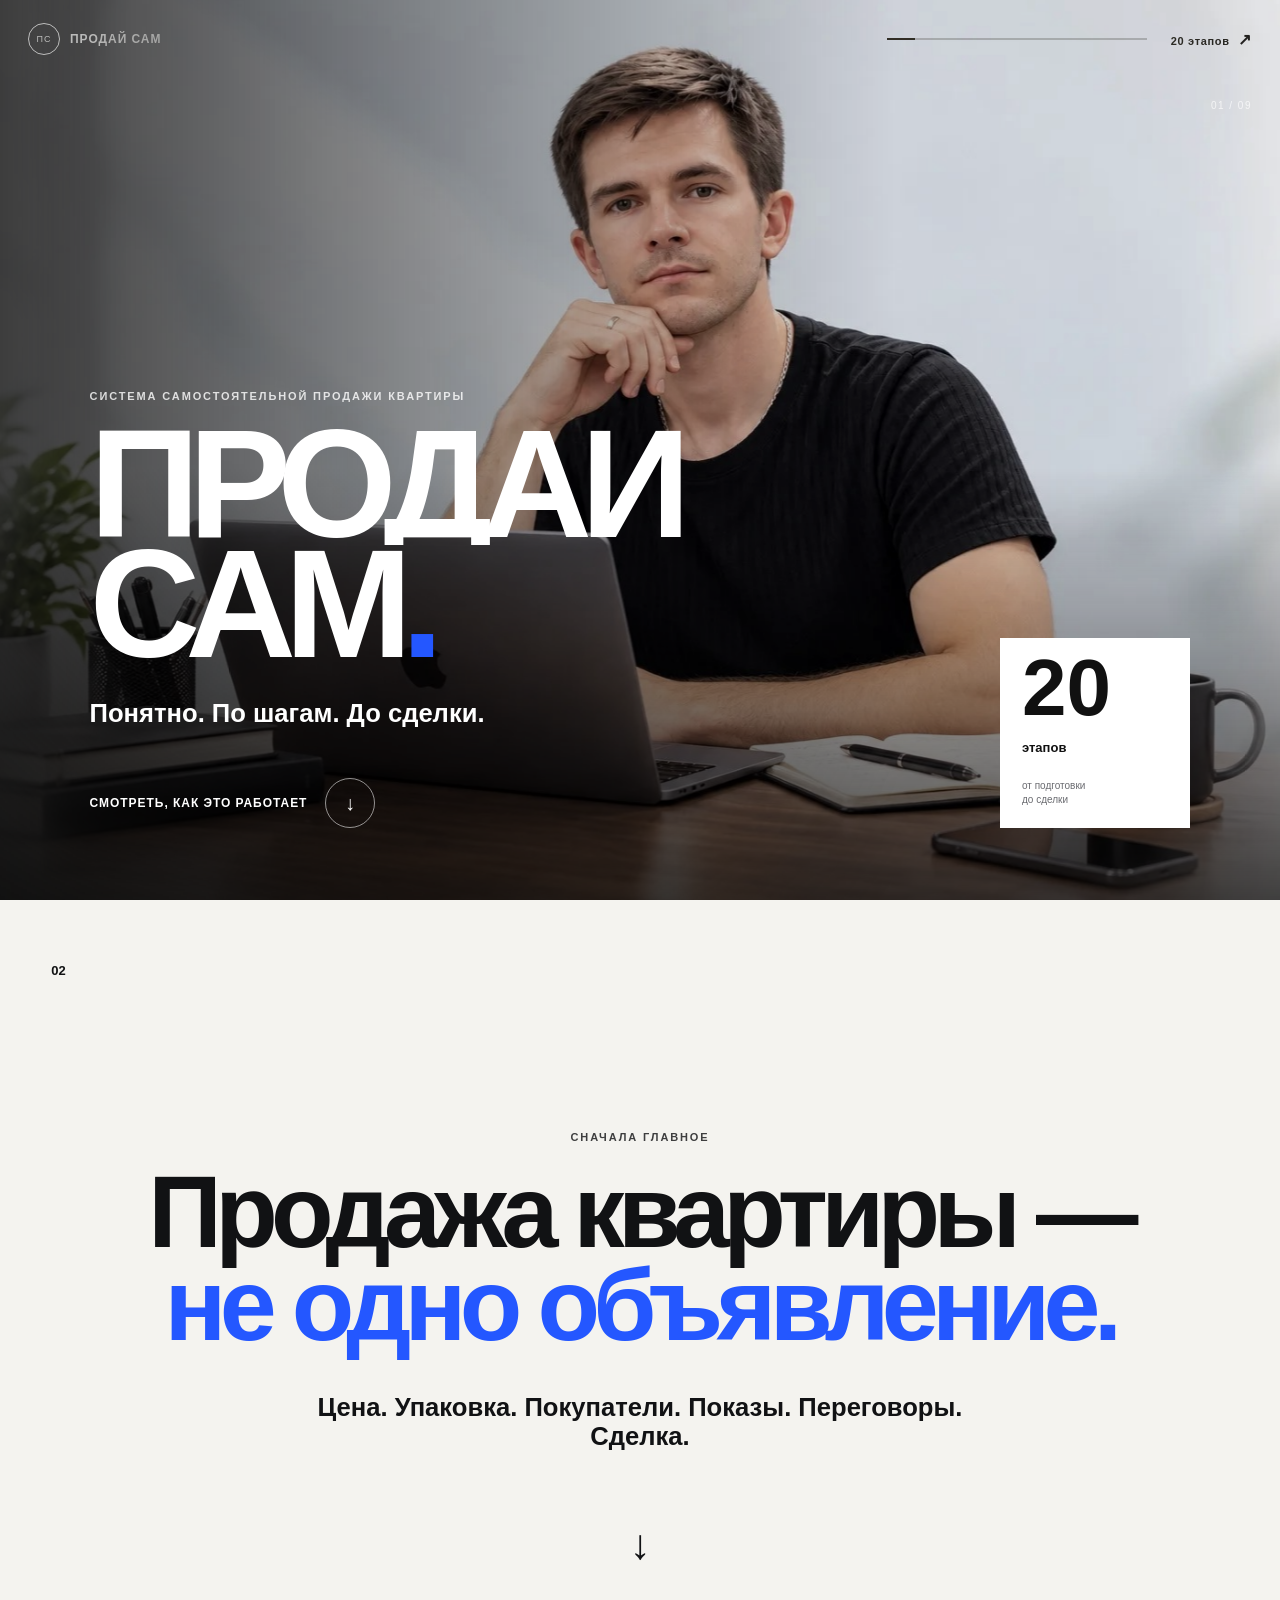
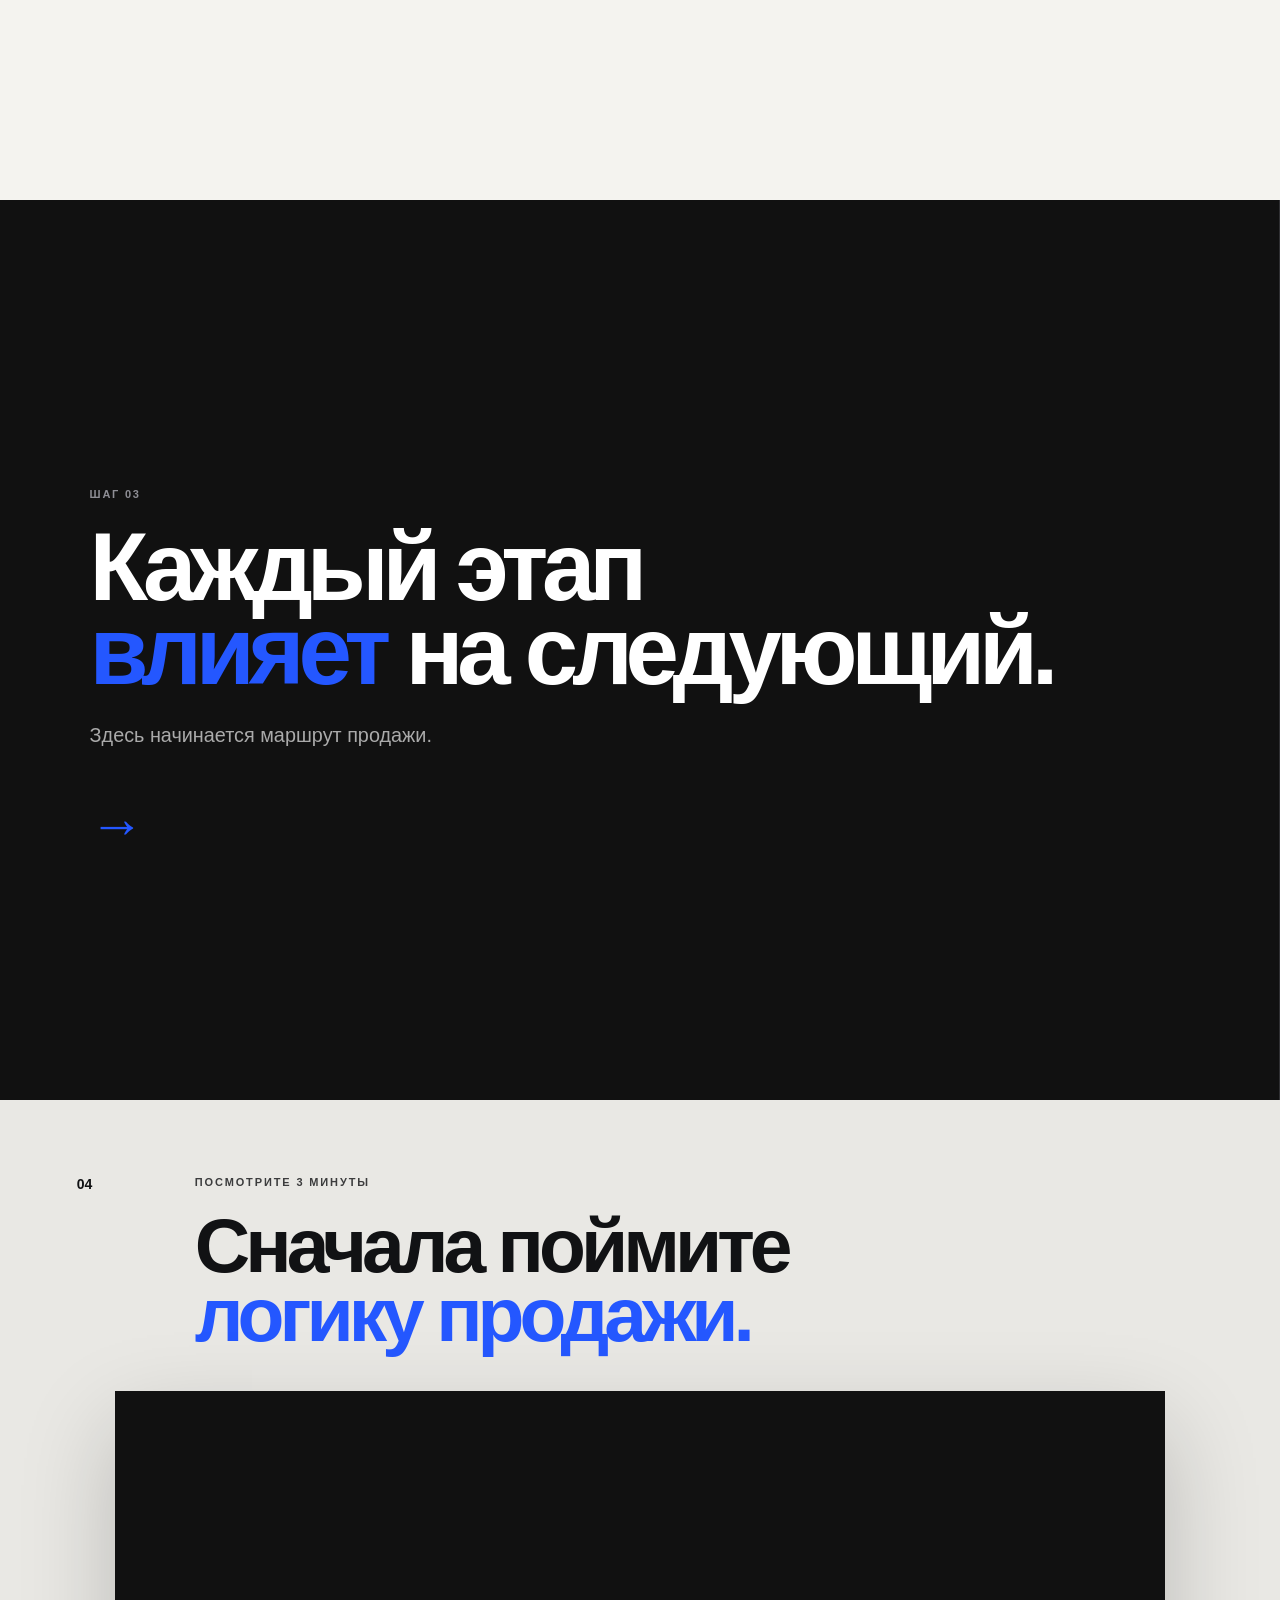
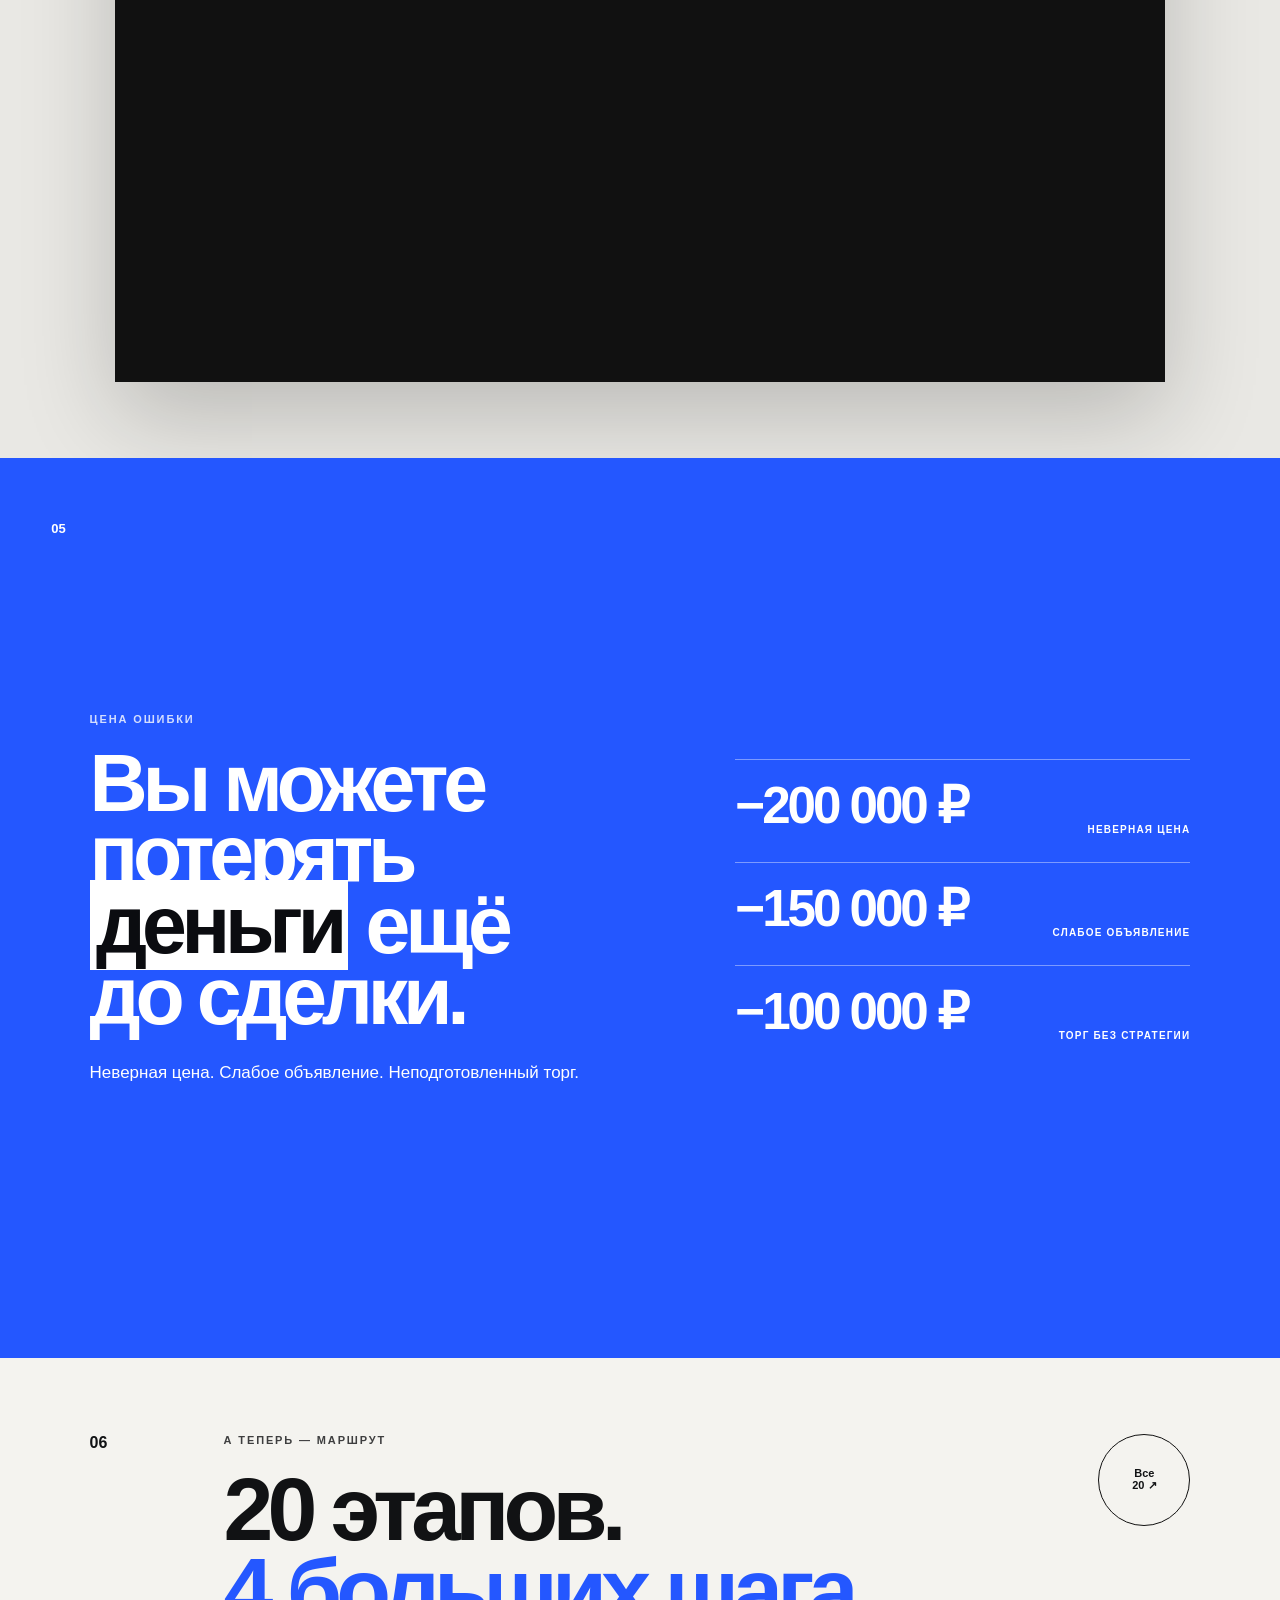
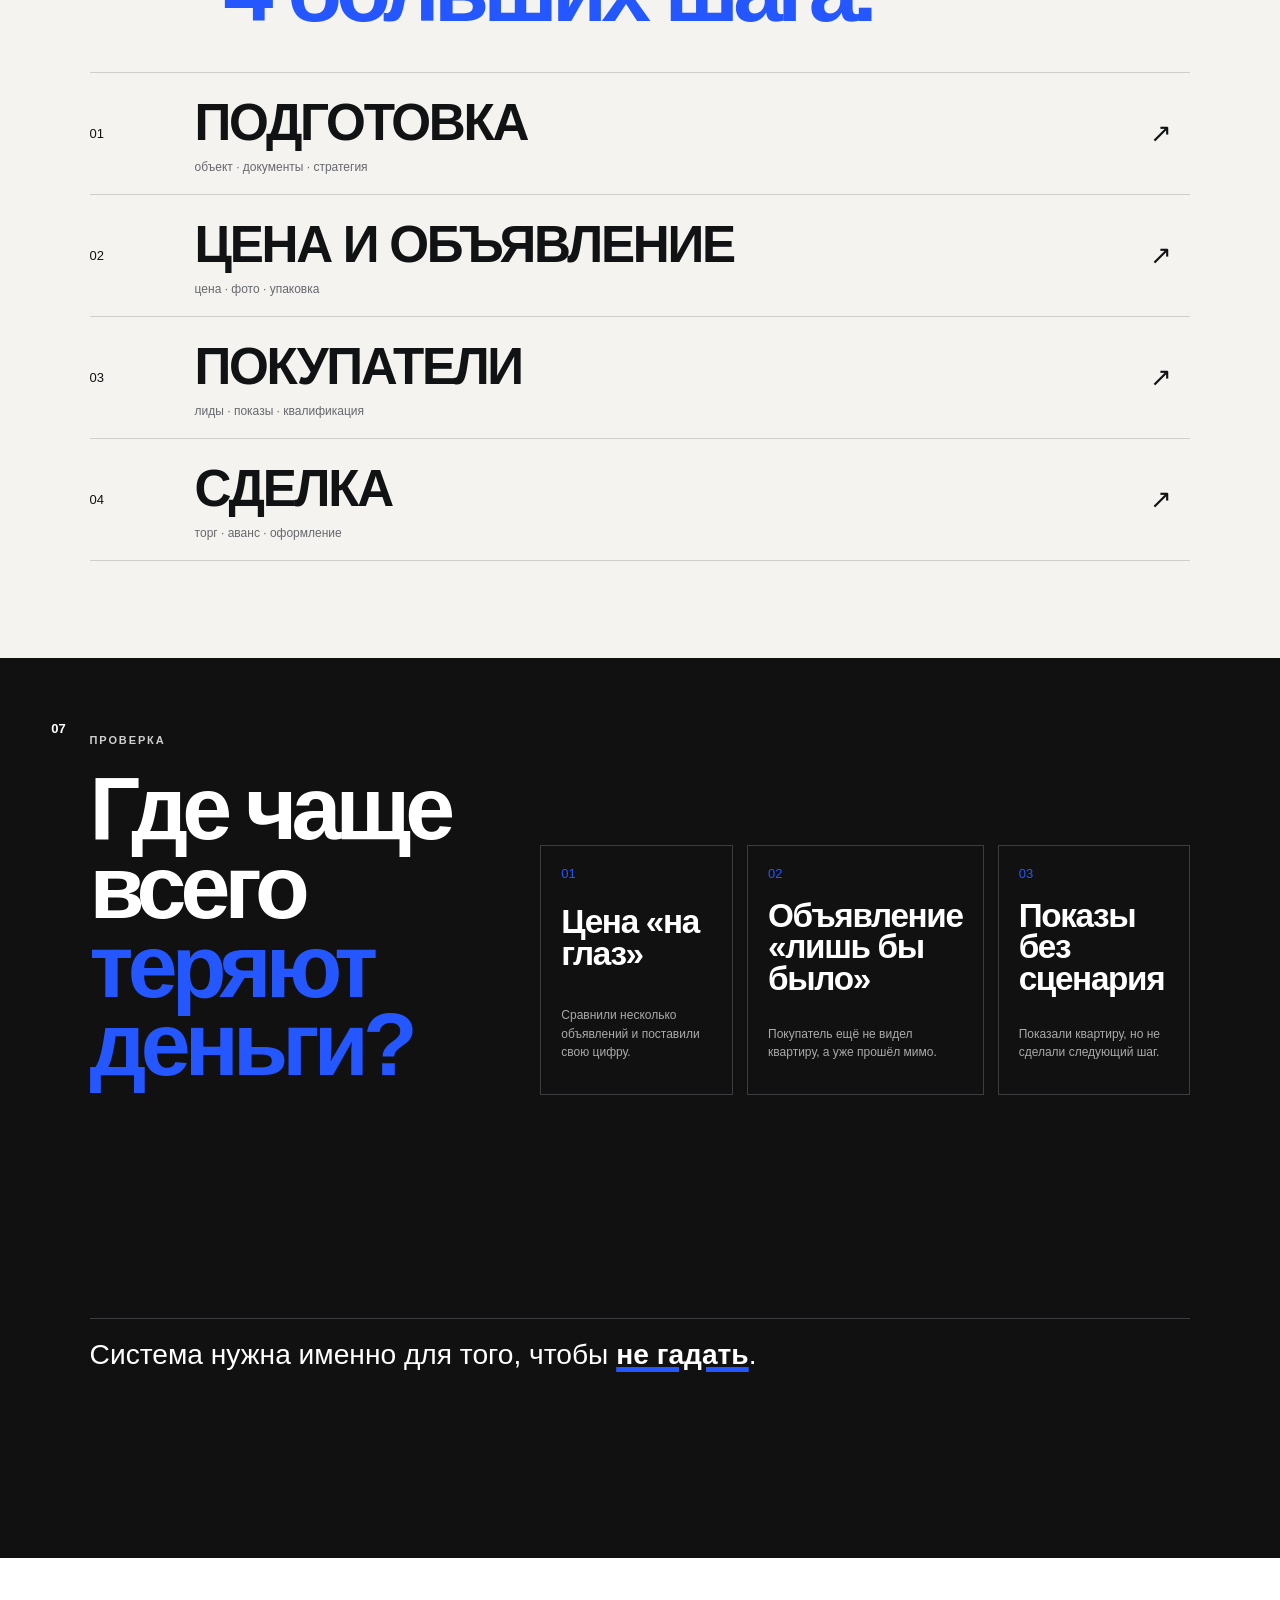
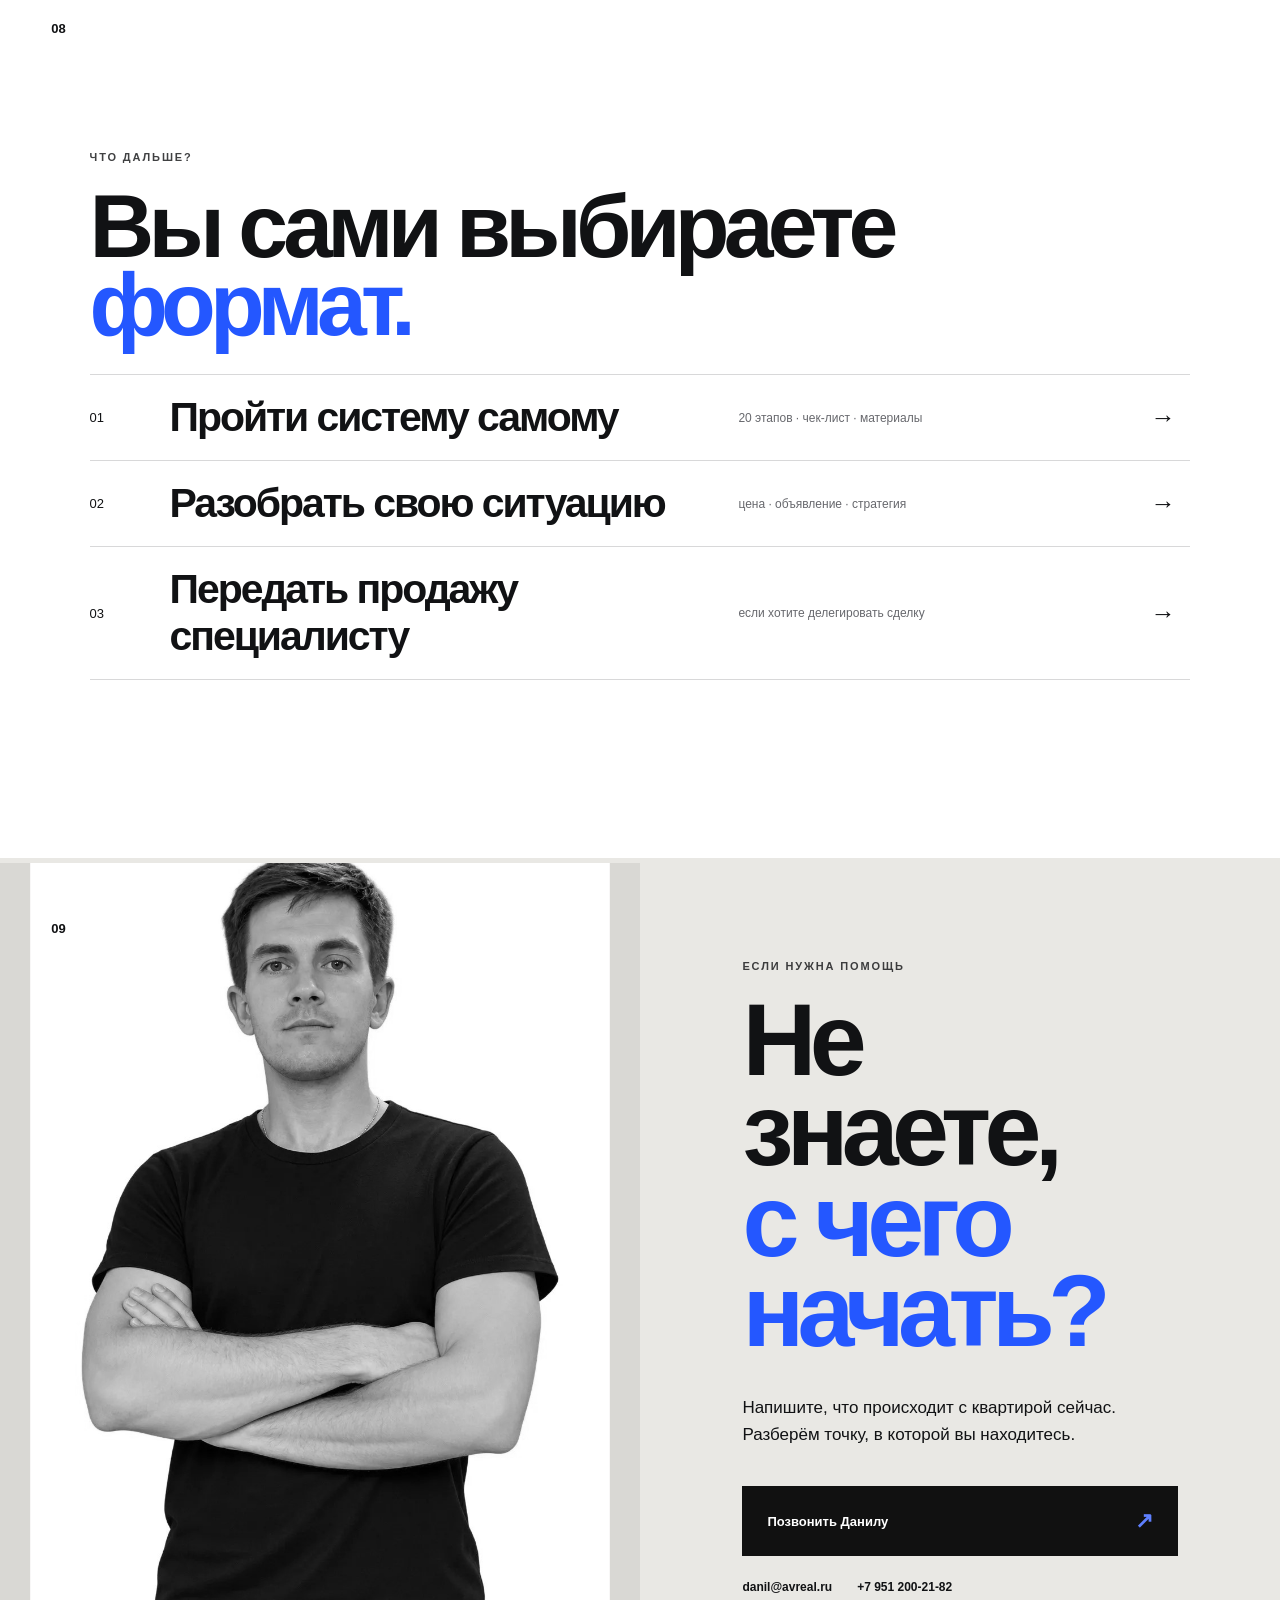
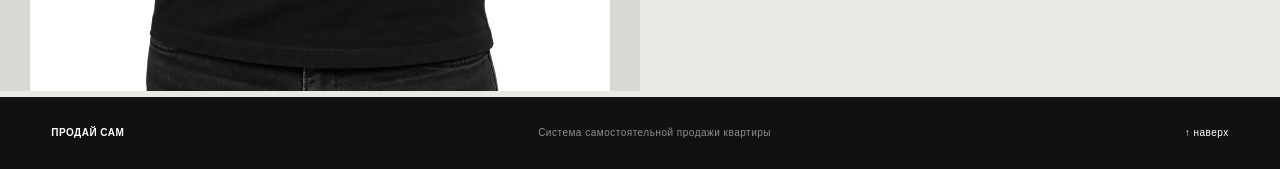
<file: index.html>
<!doctype html>
<html lang="ru">
<head>
<meta charset="utf-8"><meta name="viewport" content="width=device-width, initial-scale=1">
<title>ПРОДАЙ САМ — система самостоятельной продажи квартиры</title>
<meta name="description" content="20 понятных этапов самостоятельной продажи квартиры: от цены и объявления до переговоров и сделки.">
<link rel="icon" href="data:,">
<link rel="preconnect" href="https://player.vimeo.com">
<link rel="stylesheet" href="styles.css">
</head>
<body>
<header class="site-header" id="top">
  <div class="header-shell">
    <a class="brand" href="#top"><span>ПС</span><b>ПРОДАЙ САМ</b></a>
    <div class="progress"><i id="progressBar"></i></div>
    <a class="header-cta" href="stages.html">20 этапов <span>↗</span></a>
    <button class="burger" id="burgerBtn" aria-label="Меню" aria-expanded="false"><i></i><i></i><i></i></button>
  </div>
  <div class="mobile-menu" id="mobileMenu"><a href="#why">Зачем система</a><a href="#video">Посмотреть</a><a href="#route">20 этапов</a><a href="#contact">Разобрать продажу ↗</a></div>
</header>

<main>
<section class="scene hero" id="hero">
  <div class="hero-bg"><img src="desk.jpg" alt="Светлая современная квартира"></div>
  <div class="hero-shade"></div>
  <div class="hero-copy">
    <div class="eyebrow">СИСТЕМА САМОСТОЯТЕЛЬНОЙ ПРОДАЖИ КВАРТИРЫ</div>
    <h1><span>ПРОДАЙ</span><span>САМ<span class="blue-dot">.</span></span></h1>
    <p>Понятно. По шагам. До сделки.</p>
    <a class="hero-next" href="#why"><span>Смотреть, как это работает</span><b>↓</b></a>
  </div>
  <div class="hero-card"><strong>20</strong><span>этапов</span><small>от подготовки<br>до сделки</small></div>
  <div class="hero-mark">01 / 09</div>
</section>

<section class="scene statement" id="why">
  <div class="scene-index">02</div>
  <div class="statement-inner">
    <p class="eyebrow">СНАЧАЛА ГЛАВНОЕ</p>
    <h2>Продажа квартиры —<br><em>не одно объявление.</em></h2>
    <p class="lead">Цена. Упаковка. Покупатели. Показы. Переговоры. Сделка.</p>
    <div class="big-arrow">↓</div>
  </div>
</section>

<section class="scene sequence horizontal-scene" id="journey" aria-label="Путь продажи">
  
  <div class="sequence-track" id="sequenceTrack">
    <article class="sequence-panel sequence-intro">
      <small>ШАГ 03</small>
      <h2>Каждый этап<br><em>влияет</em> на следующий.</h2>
      <p>Здесь начинается маршрут продажи.</p>
      <strong>→</strong>
    </article>
    <article class="sequence-panel"><span>01</span><b>ЦЕНА</b><p>Сначала определяем, сколько квартира действительно стоит на рынке.</p><small>НЕ УГАДЫВАЕМ</small></article>
    <article class="sequence-panel"><span>02</span><b>ОБЪЯВЛЕНИЕ</b><p>Цена должна встретиться с правильной упаковкой и правильным первым впечатлением.</p><small>ЗАЦЕПИТЬ</small></article>
    <article class="sequence-panel"><span>03</span><b>ПОКАЗ</b><p>Покупатель должен не просто посмотреть квартиру, а захотеть сделать следующий шаг.</p><small>ПРОВЕСТИ</small></article>
    <article class="sequence-panel"><span>04</span><b>ТОРГ</b><p>Переговоры проходят по сценарию, а не на эмоциях.</p><small>ЗАЩИТИТЬ ЦЕНУ</small></article>
    <article class="sequence-panel sequence-finish"><span>05</span><b>СДЕЛКА</b><p>Все предыдущие решения сходятся в одной точке.</p><small>ДОВЕСТИ ДО КОНЦА</small><strong>↓</strong></article>
  </div>
</section>

<section class="scene video-scene" id="video">
  <div class="video-heading"><span>04</span><div><p class="eyebrow">ПОСМОТРИТЕ 3 МИНУТЫ</p><h2>Сначала поймите<br><em>логику продажи.</em></h2></div></div>
  <div class="video-wrap"><iframe id="vimeoPlayer" src="https://player.vimeo.com/video/1228004323?badge=0&amp;autopause=0&amp;player_id=0&amp;app_id=58479" title="Как устроена профессиональная продажа квартиры?" allow="autoplay; fullscreen; picture-in-picture; clipboard-write; encrypted-media; web-share" allowfullscreen></iframe><div class="video-ended" id="videoEnded"><span>ГОТОВО</span><strong>Теперь — по шагам.</strong><a href="#route">Перейти к 20 этапам ↓</a></div></div>
</section>

<section class="scene money-scene">
  <div class="scene-index light">05</div>
  <div class="money-copy"><p class="eyebrow">ЦЕНА ОШИБКИ</p><h2>Вы можете потерять<br><strong>деньги</strong> ещё<br>до сделки.</h2><p>Неверная цена. Слабое объявление. Неподготовленный торг.</p></div>
  <div class="money-stack"><article><b>−200 000 ₽</b><span>НЕВЕРНАЯ ЦЕНА</span></article><article><b>−150 000 ₽</b><span>СЛАБОЕ ОБЪЯВЛЕНИЕ</span></article><article><b>−100 000 ₽</b><span>ТОРГ БЕЗ СТРАТЕГИИ</span></article></div>
</section>

<section class="scene route-scene" id="route">
  <div class="route-head"><span>06</span><div><p class="eyebrow">А ТЕПЕРЬ — МАРШРУТ</p><h2>20 этапов.<br><em>4 больших шага.</em></h2></div><a class="round-btn" href="stages.html">Все<br>20 ↗</a></div>
  <div class="route-steps">
    <a href="stages.html#stage-1"><span>01</span><div><b>ПОДГОТОВКА</b><small>объект · документы · стратегия</small></div><i>↗</i></a>
    <a href="stages.html#stage-6"><span>02</span><div><b>ЦЕНА И ОБЪЯВЛЕНИЕ</b><small>цена · фото · упаковка</small></div><i>↗</i></a>
    <a href="stages.html#stage-11"><span>03</span><div><b>ПОКУПАТЕЛИ</b><small>лиды · показы · квалификация</small></div><i>↗</i></a>
    <a href="stages.html#stage-16"><span>04</span><div><b>СДЕЛКА</b><small>торг · аванс · оформление</small></div><i>↗</i></a>
  </div>
</section>

<section class="scene mistakes-scene">
  <div class="scene-index">07</div>
  <div class="mistakes-head"><p class="eyebrow">ПРОВЕРКА</p><h2>Где чаще всего<br><em>теряют деньги?</em></h2></div>
  <div class="mistake-cards">
    <article><span>01</span><strong>Цена «на глаз»</strong><p>Сравнили несколько объявлений и поставили свою цифру.</p></article>
    <article><span>02</span><strong>Объявление «лишь бы было»</strong><p>Покупатель ещё не видел квартиру, а уже прошёл мимо.</p></article>
    <article><span>03</span><strong>Показы без сценария</strong><p>Показали квартиру, но не сделали следующий шаг.</p></article>
  </div>
  <div class="mistake-answer">Система нужна именно для того, чтобы <b>не гадать</b>.</div>
</section>

<section class="scene choice-scene">
  <div class="scene-index">08</div>
  <div class="choice-inner"><p class="eyebrow">ЧТО ДАЛЬШЕ?</p><h2>Вы сами выбираете<br><em>формат.</em></h2><div class="choice-big"><a href="stages.html"><span>01</span><b>Пройти систему самому</b><small>20 этапов · чек-лист · материалы</small><i>→</i></a><a href="#contact"><span>02</span><b>Разобрать свою ситуацию</b><small>цена · объявление · стратегия</small><i>→</i></a><a href="#contact"><span>03</span><b>Передать продажу специалисту</b><small>если хотите делегировать сделку</small><i>→</i></a></div></div>
</section>

<section class="scene final-scene" id="contact">
  <div class="final-photo"><img src="portrait.jpg" alt="Данил Аверин"></div>
  <div class="final-copy"><span class="scene-index">09</span><p class="eyebrow">ЕСЛИ НУЖНА ПОМОЩЬ</p><h2>Не знаете,<br><em>с чего начать?</em></h2><p>Напишите, что происходит с квартирой сейчас. Разберём точку, в которой вы находитесь.</p><a class="final-button" href="tel:+79512002182">Позвонить Данилу <span>↗</span></a><div class="contact-links"><a href="mailto:danil@avreal.ru">danil@avreal.ru</a><a href="tel:+79512002182">+7 951 200-21-82</a></div></div>
</section>
</main>
<footer><strong>ПРОДАЙ САМ</strong><span>Система самостоятельной продажи квартиры</span><a href="#top">↑ наверх</a></footer>
<script src="https://player.vimeo.com/api/player.js"></script><script src="script.js"></script>
</body></html>
</file>
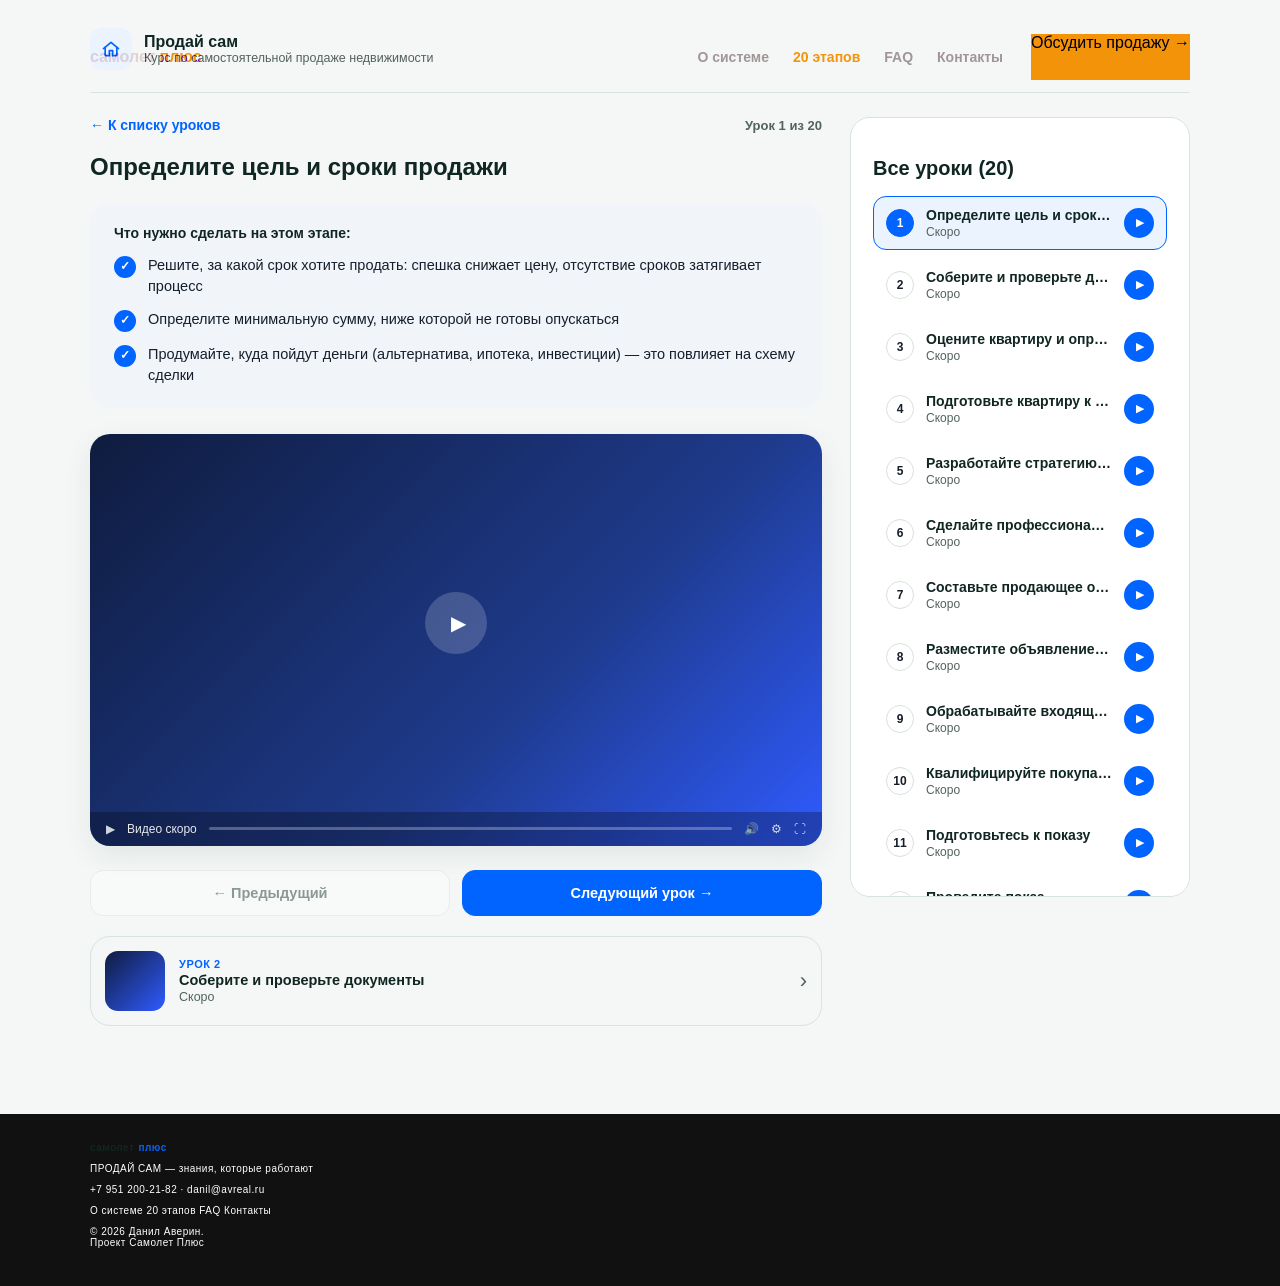
<file: stages.html>
<!DOCTYPE html>
<html lang="ru">
<head>
<meta charset="UTF-8">
<meta name="viewport" content="width=device-width, initial-scale=1.0">
<title>20 этапов продажи квартиры — Данил Аверин</title>
<meta name="description" content="Пошаговая инструкция по продаже квартиры: 20 уроков с видео и чек-листами, от оценки до получения денег.">
<link rel="icon" href="data:,">
<link rel="preconnect" href="https://fonts.googleapis.com">
<link rel="preconnect" href="https://fonts.gstatic.com" crossorigin>
<link href="https://fonts.googleapis.com/css2?family=Manrope:wght@400;500;600;700;800&display=swap" rel="stylesheet">
<link rel="stylesheet" href="styles.css">
<link rel="stylesheet" href="stages.css">
</head>
<body>

<header class="site-header">
  <div class="container header-inner">
    <a href="index.html" class="logo">
      <span class="logo-main">самолет</span><span class="logo-accent">плюс</span>
    </a>

    <div class="nav-actions" id="navActions">
      <nav class="main-nav" id="mainNav">
        <a href="index.html#system">О системе</a>
        <a href="stages.html" class="active-link">20 этапов</a>
        <a href="index.html#faq">FAQ</a>
        <a href="index.html#contact">Контакты</a>
      </nav>

      <a href="index.html#contact" class="btn btn-primary btn-header">Обсудить продажу <span class="arrow">→</span></a>
    </div>

    <button class="burger" id="burgerBtn" aria-label="Открыть меню" aria-expanded="false">
      <span></span><span></span><span></span>
    </button>
  </div>
</header>

<main>
  <section class="course-app-section">
    <div class="container course-app-header-row">
      <div class="course-app-brand">
        <span class="course-app-icon" aria-hidden="true">
          <svg viewBox="0 0 24 24" width="20" height="20" fill="none" stroke="currentColor" stroke-width="2" stroke-linecap="round" stroke-linejoin="round"><path d="M3 11.5 12 4l9 7.5"/><path d="M5 10v9a1 1 0 0 0 1 1h4v-6h4v6h4a1 1 0 0 0 1-1v-9"/></svg>
        </span>
        <div>
          <p class="course-app-title">Продай сам</p>
          <p class="course-app-subtitle">Курс по самостоятельной продаже недвижимости</p>
        </div>
      </div>
      <button class="course-app-list-btn" id="toggleListBtn" aria-label="Все уроки">
        <svg viewBox="0 0 24 24" width="18" height="18" fill="none" stroke="currentColor" stroke-width="2" stroke-linecap="round"><path d="M8 6h13M8 12h13M8 18h13"/><circle cx="3.5" cy="6" r="1.2" fill="currentColor" stroke="none"/><circle cx="3.5" cy="12" r="1.2" fill="currentColor" stroke="none"/><circle cx="3.5" cy="18" r="1.2" fill="currentColor" stroke="none"/></svg>
      </button>
    </div>

    <div class="container course-app-body" id="courseAppBody">

      <!-- ЭКРАН 1: текущий урок -->
      <div class="lesson-view" id="lessonView">
        <div class="lesson-breadcrumb">
          <button class="lesson-back-link" id="showListBtn">← К списку уроков</button>
          <span class="lesson-counter" id="lessonCounter">Урок 1 из 20</span>
        </div>

        <h1 class="lesson-title" id="lessonTitle">Загрузка…</h1>

        <div class="lesson-checklist-box">
          <p class="lesson-checklist-heading">Что нужно сделать на этом этапе:</p>
          <ul class="lesson-checklist" id="lessonChecklist"></ul>
        </div>

        <div class="lesson-video" id="lessonVideo"></div>

        <div class="lesson-pager">
          <button class="lesson-pager-btn lesson-prev" id="prevBtn">← Предыдущий</button>
          <button class="lesson-pager-btn lesson-next" id="nextBtn">Следующий урок →</button>
        </div>

        <a class="lesson-next-card" id="nextCard" href="#">
          <span class="lesson-next-thumb" aria-hidden="true"></span>
          <span class="lesson-next-info">
            <span class="lesson-next-label" id="nextCardLabel">Урок 2</span>
            <span class="lesson-next-title" id="nextCardTitle">…</span>
            <span class="lesson-next-duration" id="nextCardDuration">Скоро</span>
          </span>
          <span class="lesson-next-chevron" aria-hidden="true">›</span>
        </a>
      </div>

      <!-- ЭКРАН 2: список всех уроков -->
      <aside class="lessons-list-view" id="lessonsListView">
        <button class="lesson-back-link lessons-list-back" id="backToLessonBtn">← Назад к уроку</button>
        <h2 class="lessons-list-title">Все уроки (20)</h2>
        <div class="lessons-list" id="lessonsList"></div>
        <div class="lessons-list-actions">
          <a class="btn btn-outline" href="checklist-20-etapov.pdf" download>Скачать чек-лист PDF</a>
          <a class="btn btn-primary" href="index.html">🏠 Перейти на главную</a>
        </div>
      </aside>

    </div>
  </section>
</main>

<nav class="course-tabbar" id="courseTabbar" aria-label="Навигация по курсу">
  <button class="tabbar-item is-active" id="tabLessons" type="button">
    <svg viewBox="0 0 24 24" width="20" height="20" fill="none" stroke="currentColor" stroke-width="2" stroke-linecap="round" stroke-linejoin="round"><rect x="3" y="4" width="18" height="16" rx="2"/><path d="M10 9l5 3-5 3V9z" fill="currentColor" stroke="none"/></svg>
    <span>Уроки</span>
  </button>
  <a class="tabbar-item" href="index.html">
    <svg viewBox="0 0 24 24" width="20" height="20" fill="none" stroke="currentColor" stroke-width="2" stroke-linecap="round" stroke-linejoin="round"><path d="M3 11.5 12 4l9 7.5"/><path d="M5 10v9a1 1 0 0 0 1 1h4v-6h4v6h4a1 1 0 0 0 1-1v-9"/></svg>
    <span>Главная</span>
  </a>
  <a class="tabbar-item" href="index.html#contact">
    <svg viewBox="0 0 24 24" width="20" height="20" fill="none" stroke="currentColor" stroke-width="2" stroke-linecap="round" stroke-linejoin="round"><path d="M21 15a2 2 0 0 1-2 2H8l-4 4V5a2 2 0 0 1 2-2h13a2 2 0 0 1 2 2z"/></svg>
    <span>Контакты</span>
  </a>
</nav>

<footer class="site-footer">
  <div class="container footer-inner">
    <div class="footer-brand">
      <a href="index.html" class="logo">
        <span class="logo-main">самолет</span><span class="logo-accent">плюс</span>
      </a>
      <p>ПРОДАЙ САМ — знания, которые работают</p>
      <p class="footer-contacts"><a href="tel:+79512002182">+7 951 200-21-82</a> · <a href="mailto:danil@avreal.ru">danil@avreal.ru</a></p>
    </div>

    <nav class="footer-nav">
      <a href="index.html#system">О системе</a>
      <a href="stages.html">20 этапов</a>
      <a href="index.html#faq">FAQ</a>
      <a href="index.html#contact">Контакты</a>
    </nav>

    <p class="footer-copy">© 2026 Данил Аверин.<br>Проект Самолет Плюс</p>
  </div>
</footer>

<script src="script.js"></script>
<script src="stages.js"></script>
</body>
</html>
</file>
<file: styles.css>
:root{--bg:#f4f3ef;--ink:#111214;--blue:#2457ff;--line:rgba(17,18,20,.16);--muted:#67686d;--white:#fff;--ease:cubic-bezier(.2,.75,.2,1)}
*{box-sizing:border-box}html{scroll-behavior:smooth}body{margin:0;background:var(--bg);color:var(--ink);font-family:Arial,Helvetica,sans-serif;overflow-x:hidden}a{color:inherit;text-decoration:none}button{font:inherit}.site-header{position:fixed;z-index:50;top:0;left:0;right:0;padding:18px 28px;mix-blend-mode:difference;color:#fff}.header-shell{height:42px;display:flex;align-items:center;gap:24px}.brand{display:flex;align-items:center;gap:10px;font-size:12px;letter-spacing:.08em;white-space:nowrap}.brand span{display:grid;place-items:center;width:32px;height:32px;border:1px solid currentColor;border-radius:50%;font-size:9px}.brand b{font-weight:800}.progress{height:2px;background:rgba(255,255,255,.25);flex:1;max-width:260px;margin-left:auto}.progress i{display:block;width:0;height:100%;background:#fff;transition:width .5s var(--ease)}.header-cta{font-size:11px;font-weight:800;letter-spacing:.06em}.header-cta span{font-size:16px;margin-left:5px}.burger{display:none;background:none;border:0;color:inherit}.mobile-menu{display:none}
.scene{min-height:100svh;position:relative;overflow:hidden}.hero{background:#111;color:#fff;display:grid;align-items:end}.hero-bg{position:absolute;inset:0}.hero-bg img{width:100%;height:100%;object-fit:cover;filter:saturate(.78);transform:scale(1.04);animation:heroZoom 1.8s var(--ease) both}.hero-shade{position:absolute;inset:0;background:linear-gradient(90deg,rgba(0,0,0,.76),rgba(0,0,0,.08) 70%),linear-gradient(0deg,rgba(0,0,0,.72),transparent 48%)}.hero-copy{position:relative;z-index:2;padding:0 7vw 8vh;max-width:1000px}.eyebrow{font-size:11px;line-height:1.2;letter-spacing:.17em;font-weight:800;margin:0 0 22px}.hero h1{font-family:Arial,Helvetica,sans-serif;font-size:clamp(82px,15vw,230px);line-height:.76;letter-spacing:-.075em;margin:0;font-weight:700}.hero h1 span{display:block;overflow:hidden}.hero h1 span:first-child{animation:up 1s .1s var(--ease) both}.hero h1 span:nth-child(2){animation:up 1s .22s var(--ease) both}.blue-dot{color:var(--blue);display:inline!important}.hero-copy>p{font-size:clamp(18px,2vw,28px);font-weight:600;margin:34px 0 0}.hero-next{display:flex;align-items:center;gap:18px;margin-top:50px;font-size:12px;font-weight:800;letter-spacing:.08em;text-transform:uppercase}.hero-next b{display:grid;place-items:center;width:50px;height:50px;border:1px solid rgba(255,255,255,.55);border-radius:50%;font-size:20px;transition:.35s}.hero-next:hover b{background:#fff;color:#111;transform:translateY(5px)}.hero-card{position:absolute;right:7vw;bottom:8vh;z-index:2;background:#fff;color:#111;width:190px;height:190px;padding:22px;display:flex;flex-direction:column;justify-content:space-between;animation:cardIn 1s .55s var(--ease) both}.hero-card strong{font-family:Arial,Helvetica,sans-serif;font-size:80px;line-height:.7}.hero-card span{font-size:13px;font-weight:800}.hero-card small{font-size:10px;line-height:1.35;color:#6a6b70}.hero-mark{position:absolute;right:28px;top:100px;font-size:10px;letter-spacing:.15em;opacity:.7}
.statement{display:grid;place-items:center;background:#f4f3ef}.scene-index{position:absolute;left:4vw;top:7vh;font-family:Arial,Helvetica,sans-serif;font-size:13px;font-weight:700}.statement-inner{text-align:center;width:min(1000px,86vw)}.statement h2,.video-heading h2,.money-copy h2,.route-head h2,.mistakes-head h2,.choice-inner h2,.final-copy h2{font-family:Arial,Helvetica,sans-serif;font-size:clamp(52px,8.2vw,128px);line-height:.9;letter-spacing:-.065em;margin:0}.statement em,.video-heading em,.route-head em,.mistakes-head em,.choice-inner em,.final-copy em{font-style:normal;color:var(--blue)}.lead{font-size:clamp(18px,2vw,28px);font-weight:600;max-width:750px;margin:42px auto 0}.big-arrow{font-size:42px;margin-top:70px;animation:bob 1.8s ease-in-out infinite}
.sequence{background:#111;color:#fff;display:flex;flex-direction:column;justify-content:center;padding:7vw}.sequence-top{display:flex;justify-content:space-between;font-size:12px;letter-spacing:.1em;text-transform:uppercase}.sequence-top span{font-family:Arial,Helvetica,sans-serif;font-size:14px}.sequence-top p{margin:0;max-width:330px}.sequence-word{display:flex;align-items:center;flex-wrap:wrap;gap:18px;margin-top:80px;font-family:Arial,Helvetica,sans-serif;font-size:clamp(34px,6vw,96px);line-height:1;letter-spacing:-.06em}.sequence-word i{font-style:normal;color:var(--blue);font-size:.6em}.sequence-bottom{max-width:540px;margin-top:75px;color:#aaa;font-size:15px;line-height:1.6}
.video-scene{background:#e9e8e4;padding:8vh 6vw;display:flex;flex-direction:column;justify-content:center}.video-heading{display:flex;gap:8vw;align-items:flex-start}.video-heading>span{font-family:Arial,Helvetica,sans-serif;font-size:14px;font-weight:700}.video-heading h2{font-size:clamp(48px,6.5vw,100px)}.video-wrap{position:relative;width:min(1080px,100%);aspect-ratio:16/9;margin:7vh auto 0;background:#111;box-shadow:0 35px 90px rgba(0,0,0,.2)}.video-wrap iframe{width:100%;height:100%;border:0}.video-ended{position:absolute;inset:0;background:#111;color:#fff;display:none;flex-direction:column;align-items:center;justify-content:center;text-align:center}.video-ended.visible{display:flex}.video-ended span{font-size:10px;letter-spacing:.16em;color:#8f8f95}.video-ended strong{font-family:Arial,Helvetica,sans-serif;font-size:clamp(42px,6vw,84px);letter-spacing:-.06em;margin:20px}.video-ended a{color:#fff;border-bottom:1px solid #fff;padding-bottom:6px;font-size:12px;font-weight:800}
.money-scene{background:var(--blue);color:#fff;padding:8vh 7vw;display:grid;grid-template-columns:1.1fr .9fr;gap:7vw;align-items:center}.money-copy h2{font-size:clamp(58px,7vw,110px)}.money-copy strong{color:#0b0c10;background:#fff;padding:0 .08em}.money-copy>p:last-child{font-size:17px;line-height:1.55;max-width:500px;margin-top:40px}.eyebrow{opacity:.8}.money-stack{display:flex;flex-direction:column;gap:12px}.money-stack article{border-top:1px solid rgba(255,255,255,.4);padding:22px 0;display:grid;grid-template-columns:1fr auto;align-items:end}.money-stack b{font-family:Arial,Helvetica,sans-serif;font-size:clamp(38px,5vw,76px);letter-spacing:-.06em}.money-stack span{font-size:10px;font-weight:800;letter-spacing:.12em}
.route-scene{padding:8vh 7vw;background:#f4f3ef}.route-head{display:grid;grid-template-columns:70px 1fr auto;gap:5vw;align-items:start}.route-head>span{font-family:Arial,Helvetica,sans-serif;font-weight:700}.round-btn{width:92px;height:92px;border:1px solid #111;border-radius:50%;display:grid;place-items:center;text-align:center;font-size:11px;font-weight:800;transition:.4s var(--ease)}.round-btn:hover{background:#111;color:#fff;transform:rotate(12deg) scale(1.08)}.route-steps{margin-top:10vh;border-top:1px solid var(--line)}.route-steps a{display:grid;grid-template-columns:80px 1fr 40px;gap:25px;align-items:center;padding:30px 0;border-bottom:1px solid var(--line);transition:.45s var(--ease)}.route-steps a:hover{padding-left:24px;background:#e8e7e2}.route-steps> a>span{font-family:Arial,Helvetica,sans-serif;font-size:13px}.route-steps b{font-family:Arial,Helvetica,sans-serif;font-size:clamp(26px,4vw,56px);letter-spacing:-.045em}.route-steps small{display:block;color:var(--muted);font-size:12px;margin-top:8px}.route-steps i{font-style:normal;font-size:26px}.route-steps a:hover i{color:var(--blue);transform:translateX(6px)}
.mistakes-scene{padding:8vh 7vw;background:#111;color:#fff;display:grid;grid-template-columns:1fr 1.8fr;gap:7vw}.mistakes-head h2{font-size:clamp(55px,7vw,108px)}.mistake-cards{display:grid;grid-template-columns:repeat(3,1fr);gap:14px;align-self:center}.mistake-cards article{min-height:330px;border:1px solid #3c3d41;padding:24px;display:flex;flex-direction:column;justify-content:space-between;transition:.45s var(--ease)}.mistake-cards article:hover{background:#fff;color:#111;transform:translateY(-14px)}.mistake-cards span{font-family:Arial,Helvetica,sans-serif;color:var(--blue);font-size:13px}.mistake-cards strong{font-family:Arial,Helvetica,sans-serif;font-size:clamp(24px,2.6vw,40px);line-height:.95;letter-spacing:-.04em}.mistake-cards p{font-size:12px;line-height:1.55;color:#aaa}.mistake-cards article:hover p{color:#555}.mistake-answer{grid-column:1/-1;font-size:clamp(20px,2.2vw,32px);border-top:1px solid #3c3d41;padding-top:28px}.mistake-answer b{color:#fff;text-decoration:underline;text-decoration-color:var(--blue);text-decoration-thickness:5px}
.choice-scene{background:#fff;padding:8vh 7vw}.choice-inner{max-width:1250px;margin:auto}.choice-big{margin-top:8vh;border-top:1px solid var(--line)}.choice-big a{display:grid;grid-template-columns:60px 1.4fr 1fr 40px;gap:20px;align-items:center;padding:25px 0;border-bottom:1px solid var(--line);transition:.4s var(--ease)}.choice-big a:hover{background:#f1f0ec;padding-left:20px}.choice-big span{font-family:Arial,Helvetica,sans-serif;font-size:13px}.choice-big b{font-family:Arial,Helvetica,sans-serif;font-size:clamp(26px,3.2vw,52px);letter-spacing:-.05em}.choice-big small{font-size:12px;color:var(--muted)}.choice-big i{font-size:25px;font-style:normal}.choice-big a:hover i{color:var(--blue);transform:translateX(7px)}
.final-scene{background:#e9e8e4;display:grid;grid-template-columns:1fr 1fr;align-items:center}.final-photo{height:100%;min-height:100svh;overflow:hidden}.final-photo img{width:100%;height:100%;object-fit:cover;filter:grayscale(1);transition:transform 1.2s var(--ease)}.final-scene.is-in .final-photo img{transform:scale(1.05)}.final-copy{padding:8vw}.final-copy h2{font-size:clamp(56px,7vw,110px)}.final-copy>p:not(.eyebrow){font-size:17px;line-height:1.6;max-width:520px;margin:38px 0}.final-button{display:flex;justify-content:space-between;align-items:center;background:#111;color:#fff;padding:22px 25px;width:min(100%,470px);font-size:13px;font-weight:800}.final-button span{font-size:22px;color:#5f80ff}.contact-links{display:flex;gap:25px;margin-top:24px;font-size:12px;font-weight:700}.contact-links a:hover{color:var(--blue)}footer{background:#111;color:#fff;padding:28px 4vw;display:flex;justify-content:space-between;gap:20px;align-items:center;font-size:10px;letter-spacing:.05em}footer span{color:#8e8e93}footer a{color:#fff}
@keyframes heroZoom{from{transform:scale(1.13)}to{transform:scale(1.04)}}@keyframes up{from{transform:translateY(110%)}to{transform:translateY(0)}}@keyframes cardIn{from{opacity:0;transform:translateY(50px) rotate(7deg)}to{opacity:1;transform:translateY(0) rotate(0)}}@keyframes bob{50%{transform:translateY(10px)}}
.reveal{opacity:0;transform:translateY(45px);transition:opacity .8s var(--ease),transform .8s var(--ease)}.reveal.in{opacity:1;transform:none}
@media(max-width:800px){.site-header{padding:14px 16px}.header-shell{height:36px}.brand b{font-size:10px}.progress{display:none}.header-cta{display:none}.burger{display:flex;margin-left:auto;flex-direction:column;gap:4px;padding:7px}.burger i{display:block;width:20px;height:1px;background:currentColor}.mobile-menu{position:absolute;top:60px;left:12px;right:12px;background:#111;color:#fff;padding:10px;display:flex;flex-direction:column;opacity:0;transform:translateY(-10px);pointer-events:none;transition:.3s}.mobile-menu.open{opacity:1;transform:none;pointer-events:auto}.mobile-menu a{padding:17px 12px;border-bottom:1px solid #333;font-size:13px}.mobile-menu a:last-child{border:0}.hero-copy{padding:0 6vw 9vh}.hero h1{font-size:clamp(72px,22vw,150px)}.hero-card{right:6vw;bottom:9vh;width:125px;height:125px;padding:15px}.hero-card strong{font-size:56px}.hero-card span{font-size:10px}.hero-card small{font-size:8px}.hero-copy>p{font-size:17px;max-width:230px}.hero-next{margin-top:30px;font-size:9px}.hero-next b{width:42px;height:42px}.statement-inner{text-align:left;width:84vw}.statement h2{font-size:clamp(48px,13vw,80px)}.lead{font-size:17px;margin-top:30px}.big-arrow{margin-top:45px}.sequence{padding:8vh 6vw}.sequence-word{margin-top:60px;display:block;font-size:clamp(46px,13vw,82px)}.sequence-word i{display:block;margin:10px 0}.sequence-bottom{margin-top:55px;font-size:14px}.video-scene{padding:9vh 5vw}.video-heading{gap:20px}.video-heading h2{font-size:clamp(45px,12vw,76px)}.video-heading>span{font-size:11px}.video-wrap{margin-top:6vh}.money-scene{display:block;padding:9vh 6vw}.money-copy h2{font-size:clamp(54px,13vw,84px)}.money-stack{margin-top:55px}.money-stack b{font-size:42px}.money-stack span{font-size:8px}.route-scene{padding:9vh 6vw}.route-head{grid-template-columns:35px 1fr;gap:20px}.round-btn{grid-column:2;width:70px;height:70px;margin-top:25px}.route-head h2{font-size:clamp(48px,12vw,80px)}.route-steps{margin-top:55px}.route-steps a{grid-template-columns:35px 1fr 25px;gap:10px;padding:24px 0}.route-steps b{font-size:25px}.route-steps small{font-size:10px}.mistakes-scene{display:block;padding:9vh 6vw}.mistakes-head h2{font-size:clamp(52px,13vw,82px)}.mistake-cards{grid-template-columns:1fr;margin-top:50px}.mistake-cards article{min-height:210px}.mistake-answer{margin-top:45px;font-size:19px}.choice-scene{padding:9vh 6vw}.choice-inner h2{font-size:clamp(52px,13vw,82px)}.choice-big{margin-top:50px}.choice-big a{grid-template-columns:30px 1fr 25px;gap:10px;padding:25px 0}.choice-big b{font-size:26px}.choice-big small{grid-column:2;font-size:10px}.choice-big i{grid-column:3;grid-row:1/3}.final-scene{display:block}.final-photo{min-height:52svh;height:52svh}.final-copy{padding:9vh 6vw}.final-copy h2{font-size:clamp(52px,13vw,82px)}.final-copy>p:not(.eyebrow){font-size:15px}.contact-links{flex-direction:column;gap:10px}footer{align-items:flex-start;flex-direction:column;padding:25px 6vw}}
@media(prefers-reduced-motion:reduce){html{scroll-behavior:auto}.hero-bg img,.hero h1 span,.hero-card,.big-arrow{animation:none}.reveal{transition:none}.final-photo img{transition:none}}

/* Desktop stabilization */
@media (min-width:801px){
  html,body{min-width:320px;background:var(--bg)}
  .site-header{display:block!important}
  .burger,.mobile-menu{display:none!important}
  .scene{width:100%;min-height:100vh}
  .hero{min-height:100vh;height:100vh}
  .hero-copy{width:min(1000px,70vw);padding-left:7vw;padding-bottom:8vh}
  .hero h1{font-size:clamp(92px,12vw,210px);line-height:.78;display:block}
  .hero-copy>p{max-width:760px}
  .hero-card{display:flex!important}
  .statement{min-height:100vh;display:flex;align-items:center;justify-content:center}
  .statement-inner{width:min(1100px,84vw)}
  .statement h2{font-size:clamp(64px,8vw,128px);line-height:.9}
  .sequence{min-height:100vh}
  .sequence-word{font-size:clamp(48px,6.3vw,100px)}
  .video-scene{min-height:100vh}
  .video-heading h2{font-size:clamp(56px,7vw,108px);line-height:.9}
  .video-wrap{width:min(1080px,82vw)}
  .money-scene{min-height:100vh}
  .money-copy h2{font-size:clamp(68px,8vw,124px);line-height:.88}
  .route-scene{min-height:100vh}
  .route-head h2{font-size:clamp(64px,7vw,112px);line-height:.9}
  .mistakes-scene{min-height:100vh}
  .mistakes-head h2{font-size:clamp(64px,7vw,112px);line-height:.88}
  .mistake-cards article{min-height:360px}
  .choice-scene{min-height:100vh;display:flex;align-items:center}
  .choice-inner{width:min(1250px,100%)}
  .choice-inner h2{font-size:clamp(64px,7vw,112px);line-height:.88}
  .final-scene{min-height:100vh;height:100vh}
  .final-copy h2{font-size:clamp(68px,8vw,124px);line-height:.88}
}

/* Guided screen-by-screen navigation */
@media (min-width:801px){
  html{scroll-behavior:auto;overflow-y:auto}
  body{scroll-snap-type:none}
  main>.scene{scroll-snap-align:none;scroll-snap-stop:normal}
  .scene{height:100vh;min-height:100vh}
  .horizontal-scene{height:100vh;min-height:100vh;padding:0;position:relative;overflow:hidden;overscroll-behavior:none}
  .sequence-track{height:100%;width:600vw;display:flex;transform:translate3d(0,0,0);transition:transform .78s cubic-bezier(.2,.8,.2,1);will-change:transform}
  .sequence-panel{width:100vw;height:100vh;min-height:100vh;flex:none;padding:17vh 7vw 9vh;display:flex;flex-direction:column;justify-content:center;position:relative;border-right:1px solid #303033}
  .sequence-panel>span,.sequence-panel>small{font-size:11px;letter-spacing:.16em;color:#8e8e95;font-weight:800}
  .sequence-panel>b{font-family:Arial,Helvetica,sans-serif;font-size:clamp(86px,13vw,210px);line-height:.78;letter-spacing:-.08em;margin-top:30px;max-width:90vw}
  .sequence-panel p{font-size:clamp(18px,2vw,28px);line-height:1.35;color:#c7c7cb;max-width:560px;margin:40px 0 0}
  .sequence-panel small:last-child{margin-top:auto;color:#fff}
  .sequence-intro{padding-left:12vw}
  .sequence-intro h2{font-family:Arial,Helvetica,sans-serif;font-size:clamp(60px,7.5vw,118px);line-height:.88;letter-spacing:-.065em;margin:25px 0 0}
  .sequence-intro h2 em{font-style:normal;color:var(--blue)}
  .sequence-intro p{color:#aaa;max-width:440px}
  .sequence-intro>strong{font-size:55px;color:var(--blue);margin-top:45px;font-weight:400}
  .sequence-finish>b{color:#fff}
  .sequence-finish>strong{font-size:55px;color:var(--blue);margin-top:40px;font-weight:400}
}
@media (max-width:800px){
  html{scroll-behavior:smooth;scroll-snap-type:y mandatory}
  main>.scene{scroll-snap-align:start;scroll-snap-stop:always}
  .horizontal-scene{height:auto;min-height:100svh;overflow:hidden;padding:0!important}
  .sequence-track{display:block;width:100%;transform:none!important}
  .sequence-panel{min-height:100svh;height:auto;padding:18vh 6vw 9vh;border:0;border-bottom:1px solid #303033}
  .sequence-panel>b{font-size:clamp(62px,18vw,110px);line-height:.82;letter-spacing:-.08em;margin-top:24px}
  .sequence-panel p{font-size:17px;line-height:1.45;margin-top:28px;max-width:90%}
  .sequence-intro h2{font-size:clamp(50px,13vw,82px);line-height:.9}
  .sequence-intro{padding-left:6vw}
}

@media(prefers-reduced-motion:reduce){html{scroll-behavior:auto}.hero-bg img,.hero h1 span,.hero-card,.big-arrow{animation:none}.reveal{transition:none}.final-photo img{transition:none}}

/* Desktop stabilization */
@media (min-width:801px){
  html,body{min-width:320px;background:var(--bg)}
  .site-header{display:block!important}
  .burger,.mobile-menu{display:none!important}
  .scene{width:100%;min-height:100vh}
  .hero{min-height:100vh;height:100vh}
  .hero-copy{width:min(1000px,70vw);padding-left:7vw;padding-bottom:8vh}
  .hero h1{font-size:clamp(92px,12vw,210px);line-height:.78;display:block}
  .hero-copy>p{max-width:760px}
  .hero-card{display:flex!important}
  .statement{min-height:100vh;display:flex;align-items:center;justify-content:center}
  .statement-inner{width:min(1100px,84vw)}
  .statement h2{font-size:clamp(64px,8vw,128px);line-height:.9}
  .sequence{min-height:100vh}
  .sequence-word{font-size:clamp(48px,6.3vw,100px)}
  .video-scene{min-height:100vh}
  .video-heading h2{font-size:clamp(56px,7vw,108px);line-height:.9}
  .video-wrap{width:min(1080px,82vw)}
  .money-scene{min-height:100vh}
  .money-copy h2{font-size:clamp(68px,8vw,124px);line-height:.88}
  .route-scene{min-height:100vh}
  .route-head h2{font-size:clamp(64px,7vw,112px);line-height:.9}
  .mistakes-scene{min-height:100vh}
  .mistakes-head h2{font-size:clamp(64px,7vw,112px);line-height:.88}
  .mistake-cards article{min-height:360px}
  .choice-scene{min-height:100vh;display:flex;align-items:center}
  .choice-inner{width:min(1250px,100%)}
  .choice-inner h2{font-size:clamp(64px,7vw,112px);line-height:.88}
  .final-scene{min-height:100vh;height:100vh}
  .final-copy h2{font-size:clamp(68px,8vw,124px);line-height:.88}
}

/* Guided screen-by-screen navigation */
@media (min-width:801px){
  html{scroll-behavior:auto}
  body{scroll-snap-type:none}
  main>.scene{scroll-snap-align:none;scroll-snap-stop:normal}
  .horizontal-scene{height:100vh;min-height:100vh;padding:0;position:relative;overflow:hidden;overscroll-behavior:contain}
  .horizontal-progress{position:absolute;z-index:5;left:7vw;right:7vw;top:8vh;display:flex;align-items:center;gap:18px;font-size:11px;letter-spacing:.12em;text-transform:uppercase;color:#aaa}
  .horizontal-progress i{display:block;width:min(280px,24vw);height:2px;background:#333;overflow:hidden}
  .horizontal-progress i b{display:block;width:16.666%;height:100%;background:var(--blue);transition:width .55s var(--ease)}
  .horizontal-progress em{font-style:normal;color:#777}
  .sequence-track{height:100%;width:600vw;display:flex;transform:translate3d(0,0,0);transition:transform .72s var(--ease);will-change:transform}
  .sequence-panel{width:100vw;height:100vh;flex:none;padding:17vh 7vw 9vh;display:flex;flex-direction:column;justify-content:center;position:relative;border-right:1px solid #303033}
  .sequence-panel>span,.sequence-panel>small{font-size:11px;letter-spacing:.16em;color:#8e8e95;font-weight:800}
  .sequence-panel>b{font-family:Arial,Helvetica,sans-serif;font-size:clamp(86px,13vw,210px);line-height:.78;letter-spacing:-.08em;margin-top:30px;max-width:90vw}
  .sequence-panel p{font-size:clamp(18px,2vw,28px);line-height:1.35;color:#c7c7cb;max-width:560px;margin:40px 0 0}
  .sequence-panel small:last-child{margin-top:auto;color:#fff}
  .sequence-intro{padding-left:12vw}
  .sequence-intro h2{font-family:Arial,Helvetica,sans-serif;font-size:clamp(60px,7.5vw,118px);line-height:.88;letter-spacing:-.065em;margin:25px 0 0}
  .sequence-intro h2 em{font-style:normal;color:var(--blue)}
  .sequence-intro p{color:#aaa;max-width:440px}
  .sequence-intro>strong{font-size:55px;color:var(--blue);margin-top:45px;font-weight:400}
  .sequence-finish>b{color:#fff}
  .sequence-finish>strong{font-size:55px;color:var(--blue);margin-top:40px;font-weight:400}
  .horizontal-scene.is-horizontal-end .horizontal-progress em{color:#fff}
}
@media (max-width:800px){
  html{scroll-snap-type:y mandatory;scroll-behavior:smooth}
  main>.scene{scroll-snap-align:start;scroll-snap-stop:always}
  .horizontal-scene{height:auto;min-height:100svh;overflow:hidden;padding:0!important}
  .horizontal-progress{display:none}
  .sequence-track{display:block;width:100%;transform:none!important}
  .sequence-panel{min-height:100svh;height:auto;padding:18vh 6vw 9vh;border:0;border-bottom:1px solid #303033}
  .sequence-panel>b{font-size:clamp(62px,18vw,110px);line-height:.82;letter-spacing:-.08em;margin-top:24px}
  .sequence-panel p{font-size:17px;line-height:1.45;margin-top:28px;max-width:90%}
  .sequence-intro h2{font-size:clamp(50px,13vw,82px);line-height:.9}
  .sequence-intro{padding-left:6vw}
}


/* v3 layout safety: every desktop scene must breathe; no forced crop/hidden content */
@media (min-width:801px){
  .scene{min-height:100svh;height:auto;overflow:visible}
  .hero,.statement,.video-scene,.money-scene,.route-scene,.mistakes-scene,.choice-scene{min-height:100svh;height:auto}
  .hero{height:100svh;overflow:hidden}
  .statement{min-height:100svh;padding:80px 0}
  .video-scene{min-height:100svh;padding-top:76px;padding-bottom:76px}
  .video-heading h2{font-size:clamp(50px,6vw,88px)}
  .video-wrap{margin-top:42px}
  .money-scene{min-height:100svh;padding-top:80px;padding-bottom:80px}
  .money-copy h2{font-size:clamp(56px,6.3vw,96px)}
  .money-copy>p:last-child{margin-top:28px}
  .money-stack article{padding:15px 0}
  .money-stack b{font-size:clamp(34px,4vw,62px)}
  .route-scene{min-height:100svh;padding-top:76px;padding-bottom:70px}
  .route-steps{margin-top:42px}
  .route-steps a{padding:20px 0}
  .mistakes-scene{min-height:100svh;padding-top:76px;padding-bottom:65px}
  .mistake-cards article{min-height:250px;padding:20px}
  .mistake-answer{margin-top:22px;padding-top:20px}
  .choice-scene{min-height:100svh;padding-top:76px;padding-bottom:60px}
  .choice-big{margin-top:30px}
  .choice-big a{padding:19px 0}
  .final-scene{min-height:calc(100svh - 72px);height:auto;overflow:hidden}
  .final-photo{height:calc(100svh - 72px);min-height:0;background:#d9d8d4;display:flex;align-items:flex-start;justify-content:center}
  .final-photo img{width:100%;height:100%;object-fit:contain;object-position:center top}
  footer{min-height:72px}
  .horizontal-scene{height:100svh;min-height:100svh;overflow:hidden!important}
  .sequence-panel{height:100svh;min-height:100svh;padding:13vh 7vw 8vh}
  .sequence-panel>b{font-size:clamp(72px,10.5vw,170px);max-width:86vw}
  .sequence-panel p{font-size:clamp(17px,1.55vw,23px);margin-top:28px}
}

@media (max-width:800px){
  html{scroll-snap-type:none!important;scroll-behavior:smooth}
  main>.scene{scroll-snap-align:none!important;scroll-snap-stop:normal!important}
  .scene{min-height:100svh;height:auto;overflow:visible}
  .hero{min-height:100svh;height:auto;overflow:hidden;padding-top:70px}
  .hero h1{font-size:clamp(66px,19vw,108px);line-height:.82;word-break:normal;overflow-wrap:anywhere}
  .hero-copy{padding-bottom:54px}
  .hero-card{bottom:30px}
  .statement{min-height:100svh;padding:90px 6vw 70px}
  .statement h2,.video-heading h2,.money-copy h2,.route-head h2,.mistakes-head h2,.choice-inner h2,.final-copy h2{overflow-wrap:anywhere;word-break:normal}
  .statement h2{font-size:clamp(44px,11.5vw,72px)}
  .video-scene{min-height:0;padding:82px 5vw 70px}
  .video-heading h2{font-size:clamp(42px,10.8vw,68px)}
  .video-wrap{margin-top:34px}
  .money-scene{min-height:0;padding:82px 6vw 70px}
  .money-copy h2{font-size:clamp(48px,11.8vw,76px)}
  .money-stack{margin-top:38px}
  .money-stack article{padding:18px 0}
  .money-stack b{font-size:clamp(31px,9vw,45px)}
  .route-scene{min-height:0;padding:82px 6vw 70px}
  .route-head h2{font-size:clamp(44px,11vw,72px)}
  .route-steps{margin-top:38px}
  .route-steps b{font-size:clamp(22px,6.5vw,30px);overflow-wrap:anywhere}
  .mistakes-scene{min-height:0;padding:82px 6vw 70px}
  .mistakes-head h2{font-size:clamp(44px,11.5vw,74px)}
  .mistake-cards{margin-top:34px}
  .mistake-cards article{min-height:180px}
  .choice-scene{min-height:0;padding:82px 6vw 70px}
  .choice-inner h2{font-size:clamp(44px,11.5vw,74px)}
  .choice-big{margin-top:34px}
  .choice-big b{font-size:clamp(23px,6.7vw,29px);overflow-wrap:anywhere}
  .final-scene{min-height:0;height:auto;display:flex;flex-direction:column;overflow:visible}
  .final-photo{height:auto;min-height:0;aspect-ratio:2/3;max-height:82svh;display:flex;align-items:flex-start;justify-content:center;background:#d9d8d4}
  .final-photo img{width:100%;height:100%;object-fit:contain;object-position:center top}
  .final-copy{padding:60px 6vw 70px}
  .final-copy h2{font-size:clamp(46px,12vw,76px)}
  footer{min-height:0}
  .sequence-panel{min-height:100svh;height:auto}
  .sequence-panel>b{font-size:clamp(58px,16vw,100px);overflow-wrap:anywhere}
}
</file>
<file: stages.css>
:root{--color-blue:#0164ff;--color-blue-dark:#0054d6;--color-blue-light:#eaf3fe;--color-navy:#102622;--color-navy-soft:#151f2b;--color-text-light:#52625e;--color-border:#d8e2df;--color-bg-soft:#f1f4f9;--radius-lg:20px;--radius-md:13px;--shadow-card:0 10px 30px rgba(16,38,34,.08)}
body{background:#f4f7f5;color:#102622}
.container{width:min(1100px,calc(100% - 48px));margin-inline:auto}
.site-header .container.header-inner{height:78px;display:flex;align-items:center;justify-content:space-between}
.logo{display:inline-flex;align-items:baseline;gap:4px;font-weight:800}.logo-main{color:#102622}.logo-accent{color:#0164ff}
.nav-actions{display:flex;align-items:center;gap:28px}.main-nav{display:flex;gap:24px}.main-nav a{font-size:14px;font-weight:600;color:#52625e}.main-nav a:hover,.main-nav a.active-link{color:#0164ff}.btn-primary{background:#0164ff;color:#fff;border:0}.btn-outline{background:#fff;color:#0164ff;border:1px solid #0164ff}.btn-header{min-height:46px}.course-app-section h1,.course-app-section h2,.course-app-section h3{color:#102622}.course-app-section{min-height:calc(100vh - 78px)}
@media(max-width:960px){.container{width:calc(100% - 32px)}.site-header .container.header-inner{height:72px}.nav-actions{display:none}.course-app-section{padding:20px 0 84px}.course-app-header-row{padding-bottom:16px;margin-bottom:18px}.lesson-title{font-size:32px;line-height:1.05}.lesson-checklist-box{padding:18px}.lesson-pager{gap:8px}.lesson-next-card{padding:12px}.course-tabbar{display:flex}.site-footer{padding-bottom:86px}}
/* =========================================================
   Страница "20 уроков" — приложение-курс в стиле референса:
   экран урока (чек-лист + видео + пейджер) и экран списка.
   ========================================================= */

.main-nav a.active-link{ color: var(--color-blue); }

.lesson-back-link{
  background: none;
  border: none;
  padding: 0;
  font-weight: 700;
  font-size: 14px;
  color: var(--color-blue);
  cursor: pointer;
  font-family: inherit;
}
.lesson-back-link:hover{ color: var(--color-blue-dark); }

/* ---------- Верхняя мини-шапка курса ---------- */

.course-app-section{
  padding: 28px 0 96px;
}

.course-app-header-row{
  display: flex;
  align-items: center;
  justify-content: space-between;
  gap: 16px;
  padding-bottom: 22px;
  margin-bottom: 24px;
  border-bottom: 1px solid var(--color-border);
}

.course-app-brand{
  display: flex;
  align-items: center;
  gap: 12px;
}

.course-app-icon{
  flex: none;
  width: 42px;
  height: 42px;
  border-radius: 12px;
  background: var(--color-blue-light);
  color: var(--color-blue);
  display: flex;
  align-items: center;
  justify-content: center;
}

.course-app-title{
  margin: 0;
  font-weight: 800;
  font-size: 16px;
  color: var(--color-navy);
}
.course-app-subtitle{
  margin: 0;
  font-size: 12.5px;
  color: var(--color-text-light);
}

.course-app-list-btn{
  flex: none;
  width: 42px;
  height: 42px;
  border-radius: 10px;
  border: 1px solid var(--color-border);
  background: #fff;
  color: var(--color-navy);
  display: flex;
  align-items: center;
  justify-content: center;
  cursor: pointer;
  transition: border-color .15s ease, color .15s ease;
}
.course-app-list-btn:hover{ border-color: var(--color-blue); color: var(--color-blue); }

/* ---------- Раскладка: урок + список ---------- */

.course-app-body{
  display: grid;
  grid-template-columns: 1fr;
  gap: 28px;
  align-items: flex-start;
}

/* ---------- Экран урока ---------- */

.lesson-breadcrumb{
  display: flex;
  align-items: center;
  justify-content: space-between;
  flex-wrap: wrap;
  gap: 8px;
  margin-bottom: 16px;
}
.lesson-counter{
  font-size: 13px;
  font-weight: 800;
  color: var(--color-text-light);
}

.lesson-title{ margin-bottom: 22px; }

.lesson-checklist-box{
  background: var(--color-bg-soft);
  border-radius: var(--radius-lg);
  padding: 22px 24px;
  margin-bottom: 26px;
}
.lesson-checklist-heading{
  font-weight: 800;
  color: var(--color-navy);
  font-size: 14px;
  margin: 0 0 14px;
}
.lesson-checklist{
  list-style: none;
  margin: 0;
  padding: 0;
  display: flex;
  flex-direction: column;
  gap: 12px;
}
.lesson-checklist li{
  display: flex;
  align-items: flex-start;
  gap: 12px;
  font-size: 14.5px;
  line-height: 1.45;
  color: var(--color-navy-soft);
}
.lesson-checklist li::before{
  content: "✓";
  flex: none;
  width: 22px;
  height: 22px;
  margin-top: 1px;
  border-radius: 50%;
  background: var(--color-blue);
  color: #fff;
  font-size: 12px;
  font-weight: 800;
  display: flex;
  align-items: center;
  justify-content: center;
}

/* ---------- Видео ---------- */

.lesson-video{ margin-bottom: 24px; }

.lesson-video-placeholder{
  aspect-ratio: 16/9;
  border-radius: var(--radius-lg);
  overflow: hidden;
  background: linear-gradient(135deg, #0f1c3f, #1e3a8a 60%, #2f5bff);
  display: flex;
  flex-direction: column;
  box-shadow: var(--shadow-card);
}
.lesson-video-stage{
  flex: 1;
  display: flex;
  align-items: center;
  justify-content: center;
}
.lesson-video-play{
  width: 62px;
  height: 62px;
  border-radius: 50%;
  background: rgba(255,255,255,0.18);
  color: #fff;
  font-size: 20px;
  display: flex;
  align-items: center;
  justify-content: center;
}
.lesson-video-play span{ transform: translateX(2px); }

.lesson-video-controlbar{
  display: flex;
  align-items: center;
  gap: 12px;
  padding: 10px 16px;
  background: rgba(0,0,0,0.28);
  color: rgba(255,255,255,0.9);
  font-size: 12px;
}
.lesson-video-controlbar .cb-track{
  flex: 1;
  height: 3px;
  border-radius: 2px;
  background: rgba(255,255,255,0.28);
  position: relative;
  overflow: hidden;
}
.lesson-video-controlbar .cb-icon{ flex: none; opacity: .9; }

.lesson-video-frame{
  position: relative;
  aspect-ratio: 16/9;
  border-radius: var(--radius-lg);
  overflow: hidden;
  background: #000;
  box-shadow: var(--shadow-card);
}
.lesson-video-frame iframe{
  position: absolute;
  inset: 0;
  width: 100%;
  height: 100%;
  border: 0;
}

/* ---------- Пейджер и следующий урок ---------- */

.lesson-pager{
  display: flex;
  gap: 12px;
  margin-bottom: 20px;
}
.lesson-pager-btn{
  flex: 1;
  text-align: center;
  padding: 14px 12px;
  border-radius: var(--radius-md);
  font-weight: 700;
  font-size: 14.5px;
  border: 1px solid var(--color-border);
  background: #fff;
  color: var(--color-navy);
  cursor: pointer;
  transition: border-color .15s ease, color .15s ease, background .15s ease;
  font-family: inherit;
}
.lesson-prev:disabled{
  opacity: .45;
  cursor: not-allowed;
}
.lesson-prev:not(:disabled):hover{ border-color: var(--color-blue); color: var(--color-blue); }
.lesson-next{
  background: var(--color-blue);
  border-color: var(--color-blue);
  color: #fff;
}
.lesson-next:hover{ background: var(--color-blue-dark); }

.lesson-next-card{
  display: flex;
  align-items: center;
  gap: 14px;
  border: 1px solid var(--color-border);
  border-radius: var(--radius-lg);
  padding: 14px;
  text-decoration: none;
  transition: border-color .15s ease, box-shadow .15s ease;
}
.lesson-next-card:hover{ border-color: var(--color-blue); box-shadow: var(--shadow-card); }
.lesson-next-thumb{
  flex: none;
  width: 60px;
  height: 60px;
  border-radius: var(--radius-md);
  background: linear-gradient(135deg, #0f1c3f, #2f5bff);
}
.lesson-next-info{
  flex: 1;
  min-width: 0;
  display: flex;
  flex-direction: column;
  gap: 2px;
}
.lesson-next-label{
  font-size: 11px;
  font-weight: 800;
  text-transform: uppercase;
  letter-spacing: 0.05em;
  color: var(--color-blue);
}
.lesson-next-title{
  font-size: 14.5px;
  font-weight: 700;
  color: var(--color-navy);
  overflow: hidden;
  text-overflow: ellipsis;
  white-space: nowrap;
}
.lesson-next-duration{ font-size: 12.5px; color: var(--color-text-light); }
.lesson-next-chevron{ flex: none; font-size: 22px; color: var(--color-text-light); }

/* ---------- Экран / панель списка уроков ---------- */

.lessons-list-view{
  background: #fff;
  display: none;
}
.lessons-list-view.is-visible{ display: block; }

.lesson-view.is-hidden-mobile{ display: none; }

.lessons-list-back{ margin-bottom: 14px; }

.lessons-list-title{ font-size: 20px; margin-bottom: 16px; }

.lessons-list{
  display: flex;
  flex-direction: column;
  gap: 8px;
  margin-bottom: 22px;
}

.lesson-row{
  display: flex;
  align-items: center;
  gap: 12px;
  width: 100%;
  padding: 10px 12px;
  border-radius: var(--radius-md);
  border: 1px solid transparent;
  background: none;
  text-align: left;
  cursor: pointer;
  font-family: inherit;
  transition: background .15s ease, border-color .15s ease;
}
.lesson-row:hover{ background: var(--color-bg-soft); }
.lesson-row.is-active{
  background: var(--color-blue-light);
  border-color: var(--color-blue);
}
.lesson-row-num{
  flex: none;
  width: 28px;
  height: 28px;
  border-radius: 50%;
  background: #fff;
  border: 1px solid var(--color-border);
  color: var(--color-navy-soft);
  font-size: 12px;
  font-weight: 800;
  display: flex;
  align-items: center;
  justify-content: center;
}
.lesson-row.is-active .lesson-row-num{
  background: var(--color-blue);
  border-color: var(--color-blue);
  color: #fff;
}
.lesson-row-text{
  flex: 1;
  min-width: 0;
  display: flex;
  flex-direction: column;
  gap: 2px;
}
.lesson-row-title{
  font-size: 14px;
  font-weight: 700;
  color: var(--color-navy);
  overflow: hidden;
  text-overflow: ellipsis;
  white-space: nowrap;
}
.lesson-row-duration{ font-size: 12px; color: var(--color-text-light); }
.lesson-row-play{
  flex: none;
  width: 30px;
  height: 30px;
  border-radius: 50%;
  background: var(--color-blue);
  color: #fff;
  font-size: 11px;
  display: flex;
  align-items: center;
  justify-content: center;
}
.lesson-row-play span{ transform: translateX(1px); }

.lessons-list-actions{
  display: flex;
  flex-direction: column;
  gap: 10px;
}
.lessons-list-actions .btn{ width: 100%; justify-content: center; }

/* ---------- Нижняя таб-панель (мобильная) ---------- */

.course-tabbar{
  position: fixed;
  left: 0;
  right: 0;
  bottom: 0;
  z-index: 60;
  display: flex;
  background: rgba(255,255,255,0.96);
  backdrop-filter: blur(8px);
  border-top: 1px solid var(--color-border);
}
.tabbar-item{
  flex: 1;
  display: flex;
  flex-direction: column;
  align-items: center;
  gap: 3px;
  padding: 10px 0 8px;
  font-size: 11px;
  font-weight: 700;
  color: var(--color-text-light);
  text-decoration: none;
  background: none;
  border: none;
  cursor: pointer;
  font-family: inherit;
}
.tabbar-item.is-active{ color: var(--color-blue); }

/* ---------- Десктоп: урок + постоянная колонка списка ---------- */

@media (min-width: 961px){
  .course-app-section{ padding-bottom: 88px; }

  .course-app-body{
    grid-template-columns: 1fr 340px;
  }

  .lessons-list-view{
    display: block;
    position: sticky;
    top: 96px;
    max-height: calc(100vh - 120px);
    overflow-y: auto;
    border: 1px solid var(--color-border);
    border-radius: var(--radius-lg);
    padding: 22px;
  }
  .lessons-list-back{ display: none; }

  .course-app-list-btn{ display: none; }

  .course-tabbar{ display: none; }

  .lesson-view.is-hidden-mobile{ display: block; }
}

/* ---------- Мобильная адаптация ---------- */

@media (max-width: 960px){
  body{ padding-bottom: 62px; }

  .lesson-pager-btn{ font-size: 13.5px; padding: 13px 8px; }

  .lesson-next-thumb{ width: 52px; height: 52px; }

  .lessons-list-view{
    border-top: 1px solid var(--color-border);
    padding-top: 24px;
  }
}

@media (max-width: 560px){
  .course-app-header-row{ align-items: flex-start; }
  .course-app-subtitle{ display: none; }
}
</file>
